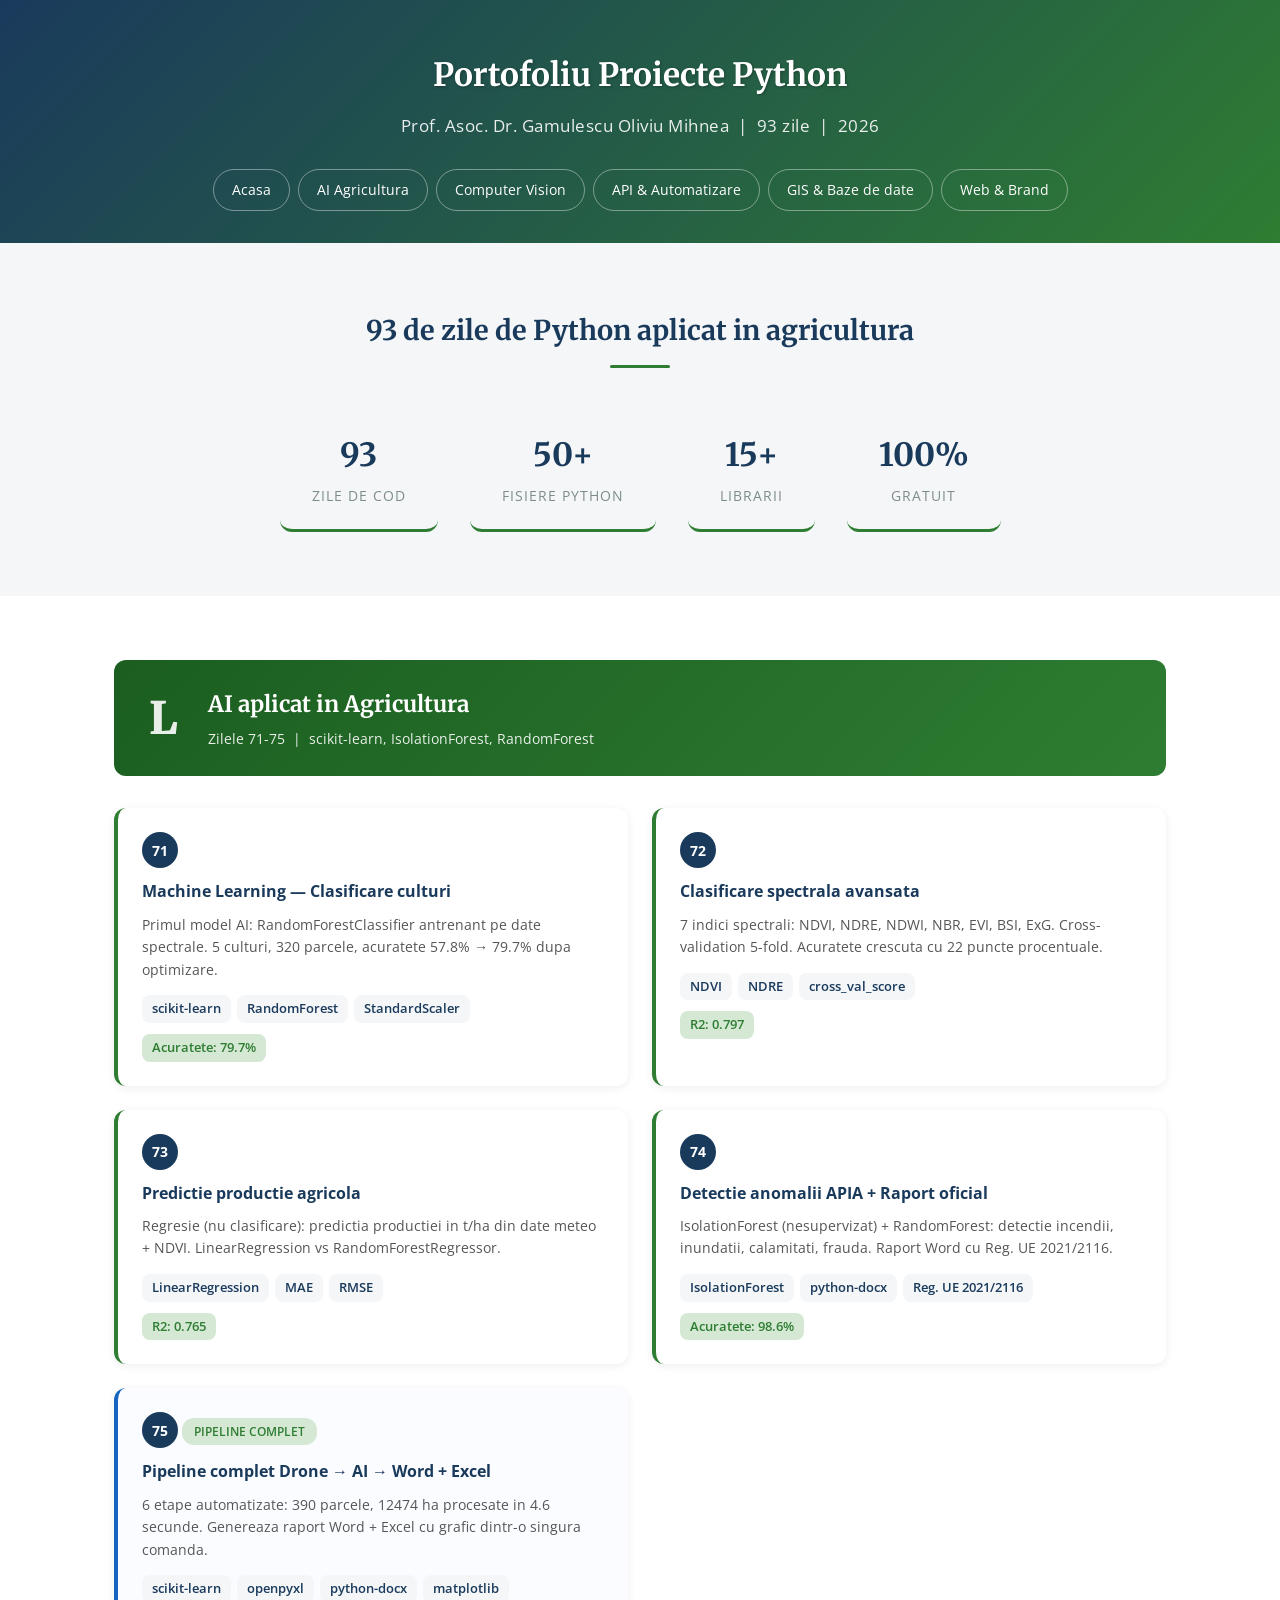
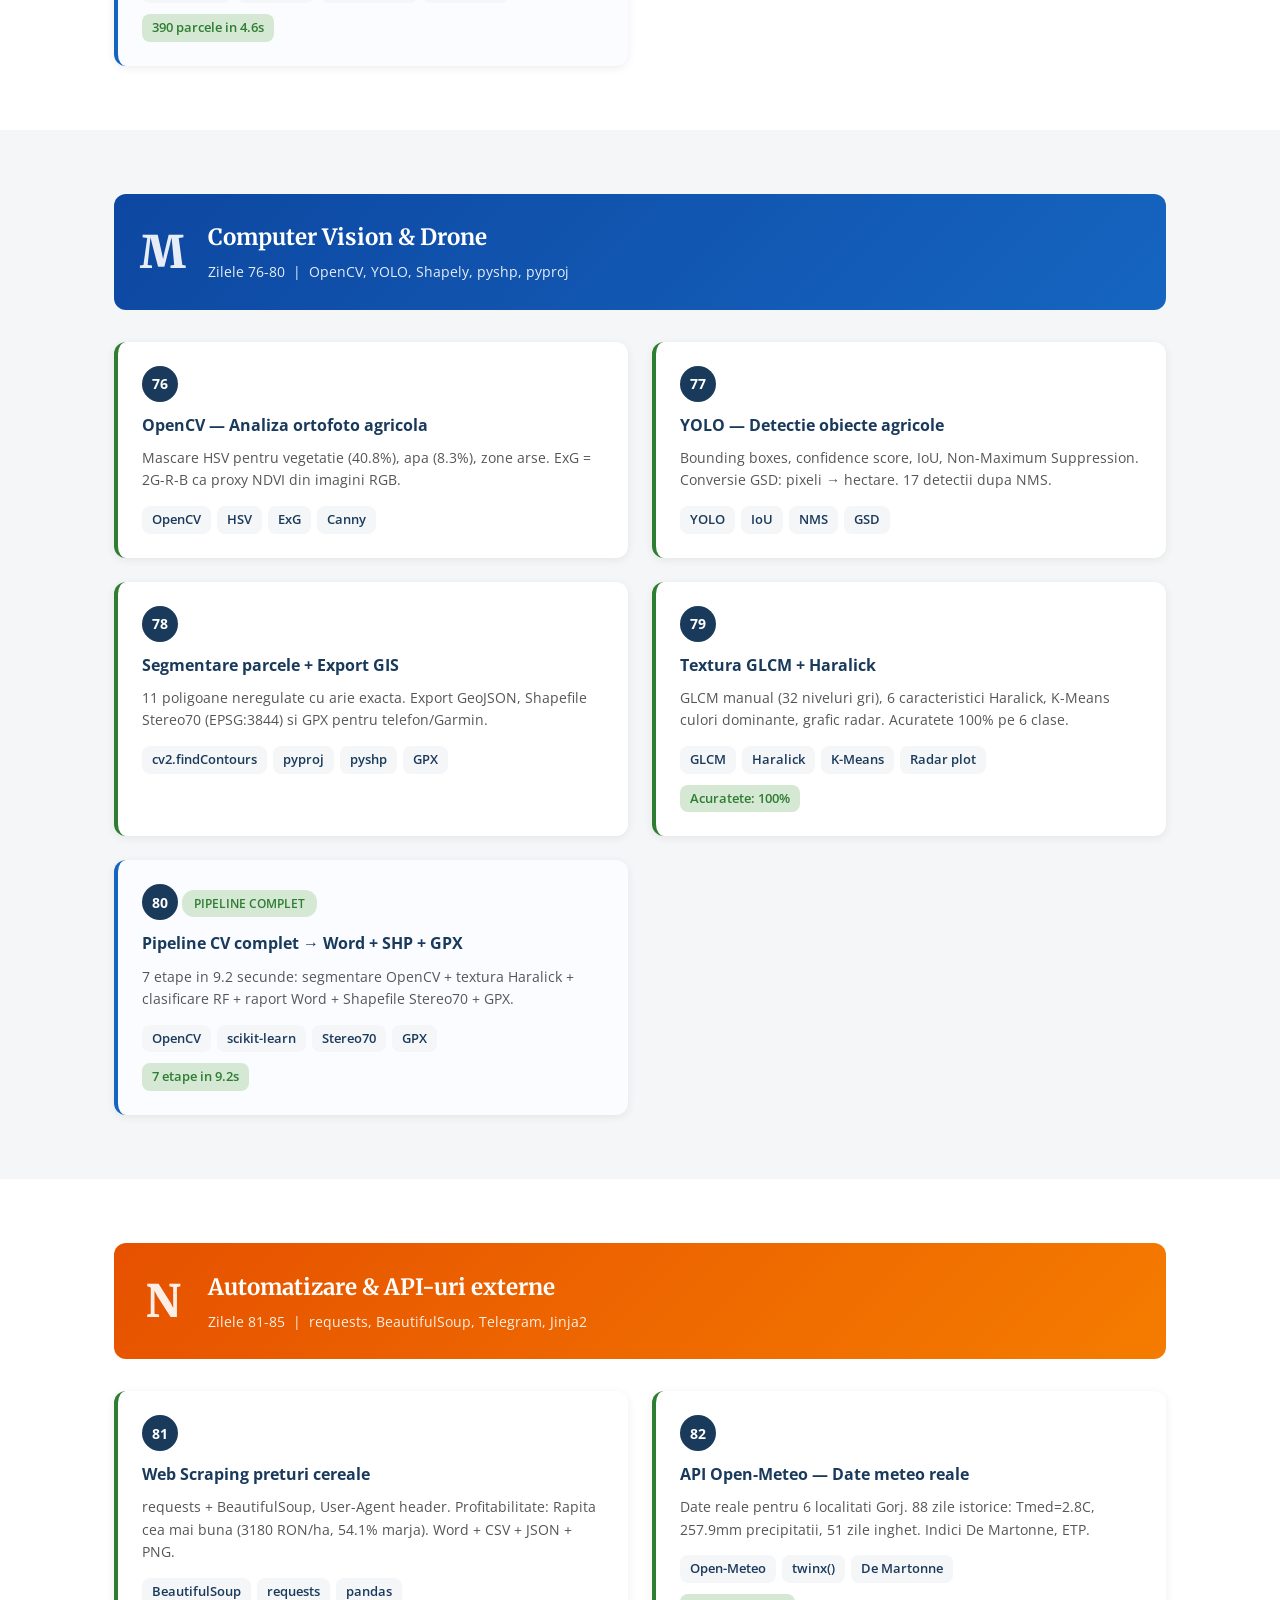
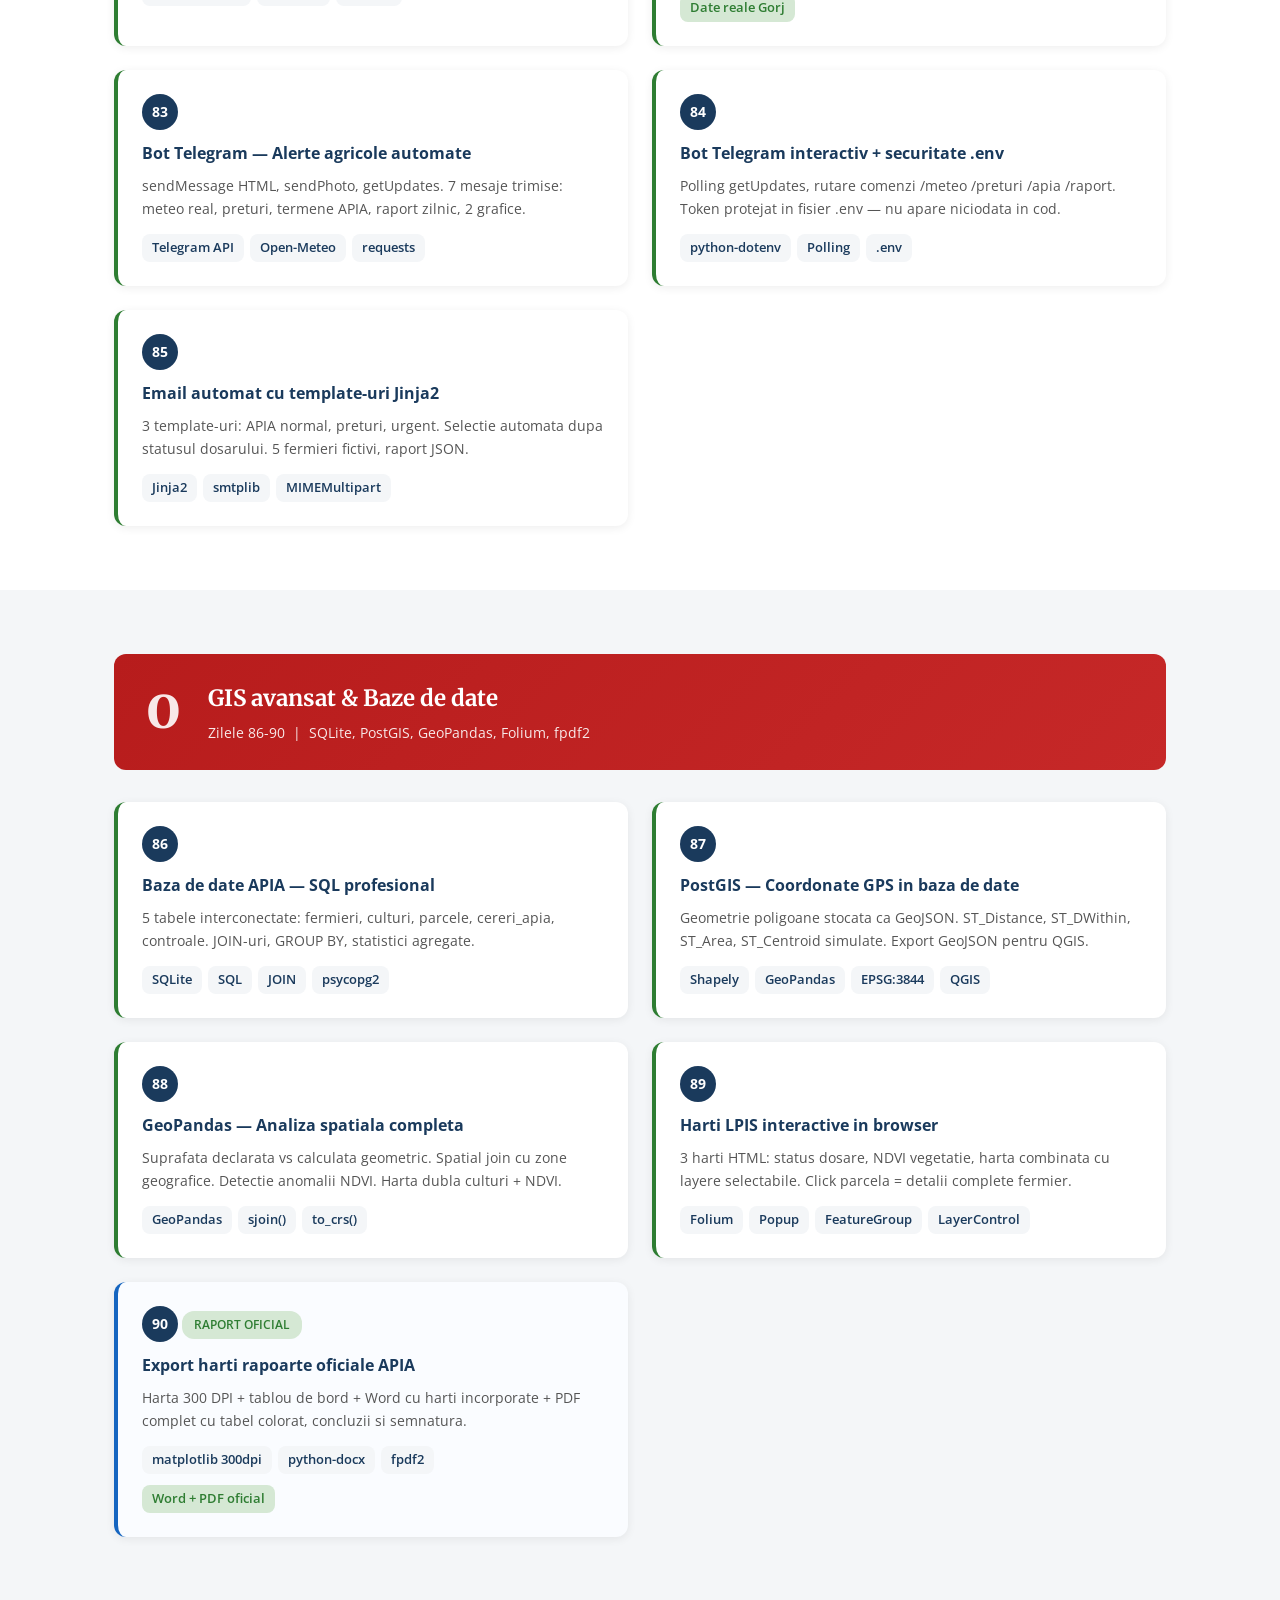
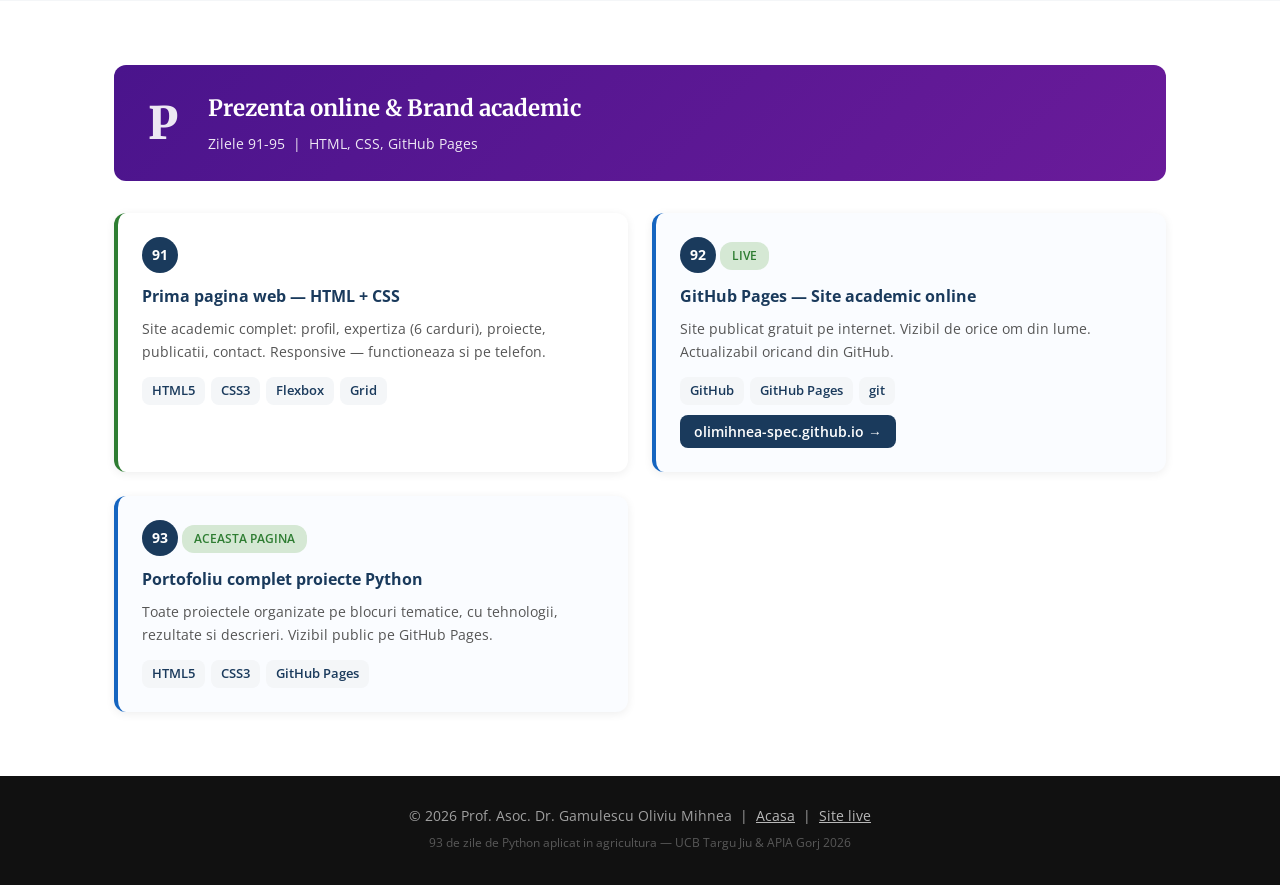
<file: portofoliu.html>
<!DOCTYPE html>
<html lang="ro">
<head>
    <meta charset="UTF-8">
    <meta name="viewport" content="width=device-width, initial-scale=1.0">
    <meta name="description" content="Portofoliu proiecte Python — Prof. Asoc. Dr. Gamulescu Oliviu Mihnea">
    <title>Portofoliu Python — Gamulescu Oliviu Mihnea</title>
    <link rel="stylesheet" href="ziua91_stil.css">
    <link rel="stylesheet" href="portofoliu_stil.css">
    <link href="https://fonts.googleapis.com/css2?family=Merriweather:wght@400;700&family=Open+Sans:wght@400;600&display=swap" rel="stylesheet">
</head>
<body>

    <header class="header">
        <div class="container">
            <h1 class="nume-principal">Portofoliu Proiecte Python</h1>
            <p class="subtitlu">Prof. Asoc. Dr. Gamulescu Oliviu Mihnea &nbsp;|&nbsp; 93 zile &nbsp;|&nbsp; 2026</p>
            <nav class="navigare">
                <a href="index.html">Acasa</a>
                <a href="#bloc-l">AI Agricultura</a>
                <a href="#bloc-m">Computer Vision</a>
                <a href="#bloc-n">API & Automatizare</a>
                <a href="#bloc-o">GIS & Baze de date</a>
                <a href="#bloc-p">Web & Brand</a>
            </nav>
        </div>
    </header>

    <!-- STATISTICI GENERALE -->
    <section class="sectiune sectiune-gri">
        <div class="container">
            <h2 class="titlu-sectiune">93 de zile de Python aplicat in agricultura</h2>
            <div class="cifre-cheie">
                <div class="cifra">
                    <span class="numar">93</span>
                    <span class="eticheta">Zile de cod</span>
                </div>
                <div class="cifra">
                    <span class="numar">50+</span>
                    <span class="eticheta">Fisiere Python</span>
                </div>
                <div class="cifra">
                    <span class="numar">15+</span>
                    <span class="eticheta">Librarii</span>
                </div>
                <div class="cifra">
                    <span class="numar">100%</span>
                    <span class="eticheta">Gratuit</span>
                </div>
            </div>
        </div>
    </section>

    <!-- BLOC L — AI Agricultura -->
    <section id="bloc-l" class="sectiune sectiune-alba">
        <div class="container">
            <div class="bloc-header bloc-verde">
                <span class="bloc-litera">L</span>
                <div>
                    <h2>AI aplicat in Agricultura</h2>
                    <p>Zilele 71-75 &nbsp;|&nbsp; scikit-learn, IsolationForest, RandomForest</p>
                </div>
            </div>

            <div class="grid-2">
                <div class="proiect-card">
                    <div class="proiect-nr">71</div>
                    <h3>Machine Learning — Clasificare culturi</h3>
                    <p>Primul model AI: RandomForestClassifier antrenant pe date spectrale.
                    5 culturi, 320 parcele, acuratete 57.8% → 79.7% dupa optimizare.</p>
                    <div class="tehnologii">
                        <span>scikit-learn</span><span>RandomForest</span><span>StandardScaler</span>
                    </div>
                    <div class="indicatori">
                        <span class="ind-bun">Acuratete: 79.7%</span>
                    </div>
                </div>

                <div class="proiect-card">
                    <div class="proiect-nr">72</div>
                    <h3>Clasificare spectrala avansata</h3>
                    <p>7 indici spectrali: NDVI, NDRE, NDWI, NBR, EVI, BSI, ExG.
                    Cross-validation 5-fold. Acuratete crescuta cu 22 puncte procentuale.</p>
                    <div class="tehnologii">
                        <span>NDVI</span><span>NDRE</span><span>cross_val_score</span>
                    </div>
                    <div class="indicatori">
                        <span class="ind-bun">R2: 0.797</span>
                    </div>
                </div>

                <div class="proiect-card">
                    <div class="proiect-nr">73</div>
                    <h3>Predictie productie agricola</h3>
                    <p>Regresie (nu clasificare): predictia productiei in t/ha din date
                    meteo + NDVI. LinearRegression vs RandomForestRegressor.</p>
                    <div class="tehnologii">
                        <span>LinearRegression</span><span>MAE</span><span>RMSE</span>
                    </div>
                    <div class="indicatori">
                        <span class="ind-bun">R2: 0.765</span>
                    </div>
                </div>

                <div class="proiect-card">
                    <div class="proiect-nr">74</div>
                    <h3>Detectie anomalii APIA + Raport oficial</h3>
                    <p>IsolationForest (nesupervizat) + RandomForest: detectie incendii,
                    inundatii, calamitati, frauda. Raport Word cu Reg. UE 2021/2116.</p>
                    <div class="tehnologii">
                        <span>IsolationForest</span><span>python-docx</span><span>Reg. UE 2021/2116</span>
                    </div>
                    <div class="indicatori">
                        <span class="ind-bun">Acuratete: 98.6%</span>
                    </div>
                </div>

                <div class="proiect-card proiect-featured">
                    <div class="proiect-nr">75</div>
                    <span class="badge badge-verde">Pipeline complet</span>
                    <h3>Pipeline complet Drone → AI → Word + Excel</h3>
                    <p>6 etape automatizate: 390 parcele, 12474 ha procesate in 4.6 secunde.
                    Genereaza raport Word + Excel cu grafic dintr-o singura comanda.</p>
                    <div class="tehnologii">
                        <span>scikit-learn</span><span>openpyxl</span><span>python-docx</span><span>matplotlib</span>
                    </div>
                    <div class="indicatori">
                        <span class="ind-bun">390 parcele in 4.6s</span>
                    </div>
                </div>
            </div>
        </div>
    </section>

    <!-- BLOC M — Computer Vision -->
    <section id="bloc-m" class="sectiune sectiune-gri">
        <div class="container">
            <div class="bloc-header bloc-albastru">
                <span class="bloc-litera">M</span>
                <div>
                    <h2>Computer Vision &amp; Drone</h2>
                    <p>Zilele 76-80 &nbsp;|&nbsp; OpenCV, YOLO, Shapely, pyshp, pyproj</p>
                </div>
            </div>

            <div class="grid-2">
                <div class="proiect-card">
                    <div class="proiect-nr">76</div>
                    <h3>OpenCV — Analiza ortofoto agricola</h3>
                    <p>Mascare HSV pentru vegetatie (40.8%), apa (8.3%), zone arse.
                    ExG = 2G-R-B ca proxy NDVI din imagini RGB.</p>
                    <div class="tehnologii">
                        <span>OpenCV</span><span>HSV</span><span>ExG</span><span>Canny</span>
                    </div>
                </div>

                <div class="proiect-card">
                    <div class="proiect-nr">77</div>
                    <h3>YOLO — Detectie obiecte agricole</h3>
                    <p>Bounding boxes, confidence score, IoU, Non-Maximum Suppression.
                    Conversie GSD: pixeli → hectare. 17 detectii dupa NMS.</p>
                    <div class="tehnologii">
                        <span>YOLO</span><span>IoU</span><span>NMS</span><span>GSD</span>
                    </div>
                </div>

                <div class="proiect-card">
                    <div class="proiect-nr">78</div>
                    <h3>Segmentare parcele + Export GIS</h3>
                    <p>11 poligoane neregulate cu arie exacta. Export GeoJSON, Shapefile
                    Stereo70 (EPSG:3844) si GPX pentru telefon/Garmin.</p>
                    <div class="tehnologii">
                        <span>cv2.findContours</span><span>pyproj</span><span>pyshp</span><span>GPX</span>
                    </div>
                </div>

                <div class="proiect-card">
                    <div class="proiect-nr">79</div>
                    <h3>Textura GLCM + Haralick</h3>
                    <p>GLCM manual (32 niveluri gri), 6 caracteristici Haralick, K-Means
                    culori dominante, grafic radar. Acuratete 100% pe 6 clase.</p>
                    <div class="tehnologii">
                        <span>GLCM</span><span>Haralick</span><span>K-Means</span><span>Radar plot</span>
                    </div>
                    <div class="indicatori">
                        <span class="ind-bun">Acuratete: 100%</span>
                    </div>
                </div>

                <div class="proiect-card proiect-featured">
                    <div class="proiect-nr">80</div>
                    <span class="badge badge-verde">Pipeline complet</span>
                    <h3>Pipeline CV complet → Word + SHP + GPX</h3>
                    <p>7 etape in 9.2 secunde: segmentare OpenCV + textura Haralick +
                    clasificare RF + raport Word + Shapefile Stereo70 + GPX.</p>
                    <div class="tehnologii">
                        <span>OpenCV</span><span>scikit-learn</span><span>Stereo70</span><span>GPX</span>
                    </div>
                    <div class="indicatori">
                        <span class="ind-bun">7 etape in 9.2s</span>
                    </div>
                </div>
            </div>
        </div>
    </section>

    <!-- BLOC N — API & Automatizare -->
    <section id="bloc-n" class="sectiune sectiune-alba">
        <div class="container">
            <div class="bloc-header bloc-portocaliu">
                <span class="bloc-litera">N</span>
                <div>
                    <h2>Automatizare &amp; API-uri externe</h2>
                    <p>Zilele 81-85 &nbsp;|&nbsp; requests, BeautifulSoup, Telegram, Jinja2</p>
                </div>
            </div>

            <div class="grid-2">
                <div class="proiect-card">
                    <div class="proiect-nr">81</div>
                    <h3>Web Scraping preturi cereale</h3>
                    <p>requests + BeautifulSoup, User-Agent header. Profitabilitate:
                    Rapita cea mai buna (3180 RON/ha, 54.1% marja). Word + CSV + JSON + PNG.</p>
                    <div class="tehnologii">
                        <span>BeautifulSoup</span><span>requests</span><span>pandas</span>
                    </div>
                </div>

                <div class="proiect-card">
                    <div class="proiect-nr">82</div>
                    <h3>API Open-Meteo — Date meteo reale</h3>
                    <p>Date reale pentru 6 localitati Gorj. 88 zile istorice: Tmed=2.8C,
                    257.9mm precipitatii, 51 zile inghet. Indici De Martonne, ETP.</p>
                    <div class="tehnologii">
                        <span>Open-Meteo</span><span>twinx()</span><span>De Martonne</span>
                    </div>
                    <div class="indicatori">
                        <span class="ind-bun">Date reale Gorj</span>
                    </div>
                </div>

                <div class="proiect-card">
                    <div class="proiect-nr">83</div>
                    <h3>Bot Telegram — Alerte agricole automate</h3>
                    <p>sendMessage HTML, sendPhoto, getUpdates. 7 mesaje trimise:
                    meteo real, preturi, termene APIA, raport zilnic, 2 grafice.</p>
                    <div class="tehnologii">
                        <span>Telegram API</span><span>Open-Meteo</span><span>requests</span>
                    </div>
                </div>

                <div class="proiect-card">
                    <div class="proiect-nr">84</div>
                    <h3>Bot Telegram interactiv + securitate .env</h3>
                    <p>Polling getUpdates, rutare comenzi /meteo /preturi /apia /raport.
                    Token protejat in fisier .env — nu apare niciodata in cod.</p>
                    <div class="tehnologii">
                        <span>python-dotenv</span><span>Polling</span><span>.env</span>
                    </div>
                </div>

                <div class="proiect-card">
                    <div class="proiect-nr">85</div>
                    <h3>Email automat cu template-uri Jinja2</h3>
                    <p>3 template-uri: APIA normal, preturi, urgent. Selectie automata
                    dupa statusul dosarului. 5 fermieri fictivi, raport JSON.</p>
                    <div class="tehnologii">
                        <span>Jinja2</span><span>smtplib</span><span>MIMEMultipart</span>
                    </div>
                </div>
            </div>
        </div>
    </section>

    <!-- BLOC O — GIS & Baze de date -->
    <section id="bloc-o" class="sectiune sectiune-gri">
        <div class="container">
            <div class="bloc-header bloc-rosu">
                <span class="bloc-litera">O</span>
                <div>
                    <h2>GIS avansat &amp; Baze de date</h2>
                    <p>Zilele 86-90 &nbsp;|&nbsp; SQLite, PostGIS, GeoPandas, Folium, fpdf2</p>
                </div>
            </div>

            <div class="grid-2">
                <div class="proiect-card">
                    <div class="proiect-nr">86</div>
                    <h3>Baza de date APIA — SQL profesional</h3>
                    <p>5 tabele interconectate: fermieri, culturi, parcele, cereri_apia,
                    controale. JOIN-uri, GROUP BY, statistici agregate.</p>
                    <div class="tehnologii">
                        <span>SQLite</span><span>SQL</span><span>JOIN</span><span>psycopg2</span>
                    </div>
                </div>

                <div class="proiect-card">
                    <div class="proiect-nr">87</div>
                    <h3>PostGIS — Coordonate GPS in baza de date</h3>
                    <p>Geometrie poligoane stocata ca GeoJSON. ST_Distance, ST_DWithin,
                    ST_Area, ST_Centroid simulate. Export GeoJSON pentru QGIS.</p>
                    <div class="tehnologii">
                        <span>Shapely</span><span>GeoPandas</span><span>EPSG:3844</span><span>QGIS</span>
                    </div>
                </div>

                <div class="proiect-card">
                    <div class="proiect-nr">88</div>
                    <h3>GeoPandas — Analiza spatiala completa</h3>
                    <p>Suprafata declarata vs calculata geometric. Spatial join cu zone
                    geografice. Detectie anomalii NDVI. Harta dubla culturi + NDVI.</p>
                    <div class="tehnologii">
                        <span>GeoPandas</span><span>sjoin()</span><span>to_crs()</span>
                    </div>
                </div>

                <div class="proiect-card">
                    <div class="proiect-nr">89</div>
                    <h3>Harti LPIS interactive in browser</h3>
                    <p>3 harti HTML: status dosare, NDVI vegetatie, harta combinata cu
                    layere selectabile. Click parcela = detalii complete fermier.</p>
                    <div class="tehnologii">
                        <span>Folium</span><span>Popup</span><span>FeatureGroup</span><span>LayerControl</span>
                    </div>
                </div>

                <div class="proiect-card proiect-featured">
                    <div class="proiect-nr">90</div>
                    <span class="badge badge-verde">Raport oficial</span>
                    <h3>Export harti rapoarte oficiale APIA</h3>
                    <p>Harta 300 DPI + tablou de bord + Word cu harti incorporate +
                    PDF complet cu tabel colorat, concluzii si semnatura.</p>
                    <div class="tehnologii">
                        <span>matplotlib 300dpi</span><span>python-docx</span><span>fpdf2</span>
                    </div>
                    <div class="indicatori">
                        <span class="ind-bun">Word + PDF oficial</span>
                    </div>
                </div>
            </div>
        </div>
    </section>

    <!-- BLOC P — Web & Brand -->
    <section id="bloc-p" class="sectiune sectiune-alba">
        <div class="container">
            <div class="bloc-header bloc-mov">
                <span class="bloc-litera">P</span>
                <div>
                    <h2>Prezenta online &amp; Brand academic</h2>
                    <p>Zilele 91-95 &nbsp;|&nbsp; HTML, CSS, GitHub Pages</p>
                </div>
            </div>

            <div class="grid-2">
                <div class="proiect-card">
                    <div class="proiect-nr">91</div>
                    <h3>Prima pagina web — HTML + CSS</h3>
                    <p>Site academic complet: profil, expertiza (6 carduri), proiecte,
                    publicatii, contact. Responsive — functioneaza si pe telefon.</p>
                    <div class="tehnologii">
                        <span>HTML5</span><span>CSS3</span><span>Flexbox</span><span>Grid</span>
                    </div>
                </div>

                <div class="proiect-card proiect-featured">
                    <div class="proiect-nr">92</div>
                    <span class="badge badge-verde">LIVE</span>
                    <h3>GitHub Pages — Site academic online</h3>
                    <p>Site publicat gratuit pe internet. Vizibil de orice om din lume.
                    Actualizabil oricand din GitHub.</p>
                    <div class="tehnologii">
                        <span>GitHub</span><span>GitHub Pages</span><span>git</span>
                    </div>
                    <div class="indicatori">
                        <a href="https://olimihnea-spec.github.io" target="_blank" class="link-site">
                            olimihnea-spec.github.io →
                        </a>
                    </div>
                </div>

                <div class="proiect-card proiect-featured">
                    <div class="proiect-nr">93</div>
                    <span class="badge badge-verde">Aceasta pagina</span>
                    <h3>Portofoliu complet proiecte Python</h3>
                    <p>Toate proiectele organizate pe blocuri tematice, cu tehnologii,
                    rezultate si descrieri. Vizibil public pe GitHub Pages.</p>
                    <div class="tehnologii">
                        <span>HTML5</span><span>CSS3</span><span>GitHub Pages</span>
                    </div>
                </div>
            </div>
        </div>
    </section>

    <!-- FOOTER -->
    <footer class="footer">
        <div class="container">
            <p>
                &copy; 2026 Prof. Asoc. Dr. Gamulescu Oliviu Mihnea &nbsp;|&nbsp;
                <a href="index.html" style="color:rgba(255,255,255,0.7)">Acasa</a> &nbsp;|&nbsp;
                <a href="https://olimihnea-spec.github.io" style="color:rgba(255,255,255,0.7)">Site live</a>
            </p>
            <p class="footer-mic">93 de zile de Python aplicat in agricultura — UCB Targu Jiu &amp; APIA Gorj 2026</p>
        </div>
    </footer>

</body>
</html>
</file>
<file: ziua91_stil.css>
/*
   ziua91_stil.css
   CSS = cum arata pagina (culori, fonturi, spatiere, layout)
   Autor: Prof. Asoc. Dr. Gamulescu Oliviu Mihnea — Ziua 91
*/

/* ============================================================
   RESET SI BAZA
   Fiecare browser are stiluri implicite diferite.
   Reset = pornim de la zero, uniform.
   ============================================================ */
* {
    margin: 0;
    padding: 0;
    box-sizing: border-box;   /* latimea include padding si border */
}

body {
    font-family: 'Open Sans', Arial, sans-serif;
    font-size: 16px;
    color: #2c3e50;           /* gri inchis — mai bland decat negru pur */
    line-height: 1.7;         /* spatiu intre randuri */
    background-color: #ffffff;
}

/* ============================================================
   CONTAINER — limiteaza latimea pe ecrane mari
   ============================================================ */
.container {
    max-width: 1100px;        /* nu mai lat de 1100px */
    margin: 0 auto;           /* centrat pe pagina */
    padding: 0 24px;          /* spatiu lateral pe mobil */
}

/* ============================================================
   HEADER — bara de sus
   ============================================================ */
.header {
    background: linear-gradient(135deg, #1a3a5c 0%, #2e7d32 100%);
    color: white;
    padding: 48px 0 32px;
    text-align: center;
}

.nume-principal {
    font-family: 'Merriweather', serif;
    font-size: 2rem;           /* 2 x 16px = 32px */
    font-weight: 700;
    margin-bottom: 10px;
    text-shadow: 1px 1px 3px rgba(0,0,0,0.3);
}

.subtitlu {
    font-size: 1.05rem;
    opacity: 0.9;
    margin-bottom: 28px;
    letter-spacing: 0.5px;
}

/* Bara de navigare */
.navigare {
    display: flex;
    justify-content: center;
    gap: 8px;
    flex-wrap: wrap;           /* pe mobil trece pe rand nou */
}

.navigare a {
    color: white;
    text-decoration: none;     /* fara subliniere */
    padding: 8px 18px;
    border: 1px solid rgba(255,255,255,0.4);
    border-radius: 24px;       /* colturi rotunde */
    font-size: 0.9rem;
    transition: all 0.25s;     /* animatie la hover */
}

.navigare a:hover {
    background: rgba(255,255,255,0.2);
    border-color: white;
}

/* ============================================================
   SECTIUNI GENERALE
   ============================================================ */
.sectiune {
    padding: 64px 0;
}

.sectiune-alba { background-color: #ffffff; }
.sectiune-gri  { background-color: #f4f6f8; }
.sectiune-inchisa { background-color: #1a3a5c; color: white; }

.titlu-sectiune {
    font-family: 'Merriweather', serif;
    font-size: 1.7rem;
    color: #1a3a5c;
    text-align: center;
    margin-bottom: 40px;
    position: relative;
    padding-bottom: 14px;
}

/* Linia decorativa sub titlu */
.titlu-sectiune::after {
    content: "";
    position: absolute;
    bottom: 0;
    left: 50%;
    transform: translateX(-50%);
    width: 60px;
    height: 3px;
    background: #2e7d32;       /* verde APIA */
    border-radius: 2px;
}

.titlu-alb { color: white; }
.titlu-alb::after { background: rgba(255,255,255,0.6); }

.subtitlu-sectiune {
    text-align: center;
    color: #7f8c8d;
    margin-top: -28px;
    margin-bottom: 36px;
    font-size: 0.95rem;
}

/* ============================================================
   CARD PROFIL — sectiunea Despre
   ============================================================ */
.card-profil {
    display: flex;
    gap: 32px;
    align-items: flex-start;
    margin-bottom: 48px;
}

.avatar {
    min-width: 100px;
    height: 100px;
    border-radius: 50%;        /* cerc */
    background: linear-gradient(135deg, #1a3a5c, #2e7d32);
    color: white;
    font-size: 1.5rem;
    font-weight: 700;
    display: flex;
    align-items: center;
    justify-content: center;
    flex-shrink: 0;            /* nu se micsoreaza */
    box-shadow: 0 4px 12px rgba(0,0,0,0.15);
}

.text-profil p {
    margin-bottom: 12px;
    font-size: 1.05rem;
}

/* Cifre cheie */
.cifre-cheie {
    display: flex;
    justify-content: center;
    gap: 32px;
    flex-wrap: wrap;
    margin-top: 16px;
}

.cifra {
    text-align: center;
    background: #f4f6f8;
    border-radius: 12px;
    padding: 20px 32px;
    min-width: 120px;
    border-bottom: 3px solid #2e7d32;
}

.numar {
    display: block;
    font-size: 2rem;
    font-weight: 700;
    color: #1a3a5c;
    font-family: 'Merriweather', serif;
}

.eticheta {
    font-size: 0.85rem;
    color: #7f8c8d;
    text-transform: uppercase;
    letter-spacing: 1px;
}

/* ============================================================
   GRID — layout pe coloane
   ============================================================ */
.grid-3 {
    display: grid;
    grid-template-columns: repeat(3, 1fr);   /* 3 coloane egale */
    gap: 24px;
}

.grid-2 {
    display: grid;
    grid-template-columns: repeat(2, 1fr);   /* 2 coloane egale */
    gap: 24px;
}

/* Pe ecrane mici — 1 coloana */
@media (max-width: 768px) {
    .grid-3 { grid-template-columns: 1fr; }
    .grid-2 { grid-template-columns: 1fr; }
    .card-profil { flex-direction: column; align-items: center; }
    .nume-principal { font-size: 1.4rem; }
}

/* ============================================================
   CARD — cutia alba cu umbre
   ============================================================ */
.card {
    background: white;
    border-radius: 12px;
    padding: 28px 24px;
    box-shadow: 0 2px 12px rgba(0,0,0,0.07);
    border-top: 4px solid #2e7d32;
    transition: transform 0.2s, box-shadow 0.2s;
}

.card:hover {
    transform: translateY(-4px);    /* se ridica la hover */
    box-shadow: 0 8px 24px rgba(0,0,0,0.12);
}

.card-icon {
    font-size: 2.2rem;
    margin-bottom: 12px;
}

.card h3 {
    color: #1a3a5c;
    font-size: 1.1rem;
    margin-bottom: 12px;
    font-weight: 700;
}

.card ul {
    list-style: none;
    padding: 0;
}

.card ul li {
    padding: 4px 0;
    font-size: 0.9rem;
    color: #555;
    padding-left: 16px;
    position: relative;
}

.card ul li::before {
    content: "›";
    position: absolute;
    left: 0;
    color: #2e7d32;
    font-weight: bold;
}

/* ============================================================
   PROIECTE
   ============================================================ */
.proiect {
    background: white;
    border-radius: 12px;
    padding: 28px;
    box-shadow: 0 2px 12px rgba(0,0,0,0.07);
    position: relative;
}

.proiect h3 {
    color: #1a3a5c;
    font-size: 1.05rem;
    margin: 12px 0 8px;
    font-weight: 700;
}

.proiect p {
    font-size: 0.92rem;
    color: #555;
    margin-bottom: 16px;
}

.badge {
    display: inline-block;
    padding: 3px 12px;
    border-radius: 12px;
    font-size: 0.78rem;
    font-weight: 600;
    text-transform: uppercase;
}

.badge-verde { background: #d5e8d4; color: #2e7d32; }
.badge-albastru { background: #dae8fc; color: #1a3a5c; }

.tehnologii {
    display: flex;
    flex-wrap: wrap;
    gap: 6px;
}

.tehnologii span {
    background: #f4f6f8;
    color: #1a3a5c;
    padding: 3px 10px;
    border-radius: 8px;
    font-size: 0.8rem;
    font-weight: 600;
}

/* ============================================================
   PUBLICATII
   ============================================================ */
.publicatie {
    display: flex;
    gap: 20px;
    align-items: flex-start;
    padding: 20px;
    background: white;
    border-radius: 10px;
    margin-bottom: 16px;
    box-shadow: 0 1px 6px rgba(0,0,0,0.06);
    border-left: 4px solid #2e7d32;
}

.an-pub {
    min-width: 50px;
    font-weight: 700;
    color: #2e7d32;
    font-size: 1rem;
    padding-top: 2px;
}

.text-pub {
    font-size: 0.95rem;
    color: #444;
    line-height: 1.6;
}

/* ============================================================
   CONTACT
   ============================================================ */
.grid-contact {
    display: flex;
    justify-content: center;
    gap: 48px;
    flex-wrap: wrap;
    margin-top: 16px;
}

.item-contact {
    display: flex;
    align-items: center;
    gap: 16px;
    color: rgba(255,255,255,0.9);
    font-size: 0.95rem;
}

.icon-contact {
    font-size: 2rem;
    opacity: 0.9;
}

/* ============================================================
   FOOTER
   ============================================================ */
.footer {
    background: #111;
    color: rgba(255,255,255,0.6);
    text-align: center;
    padding: 28px 0;
    font-size: 0.88rem;
}

.footer p { margin-bottom: 4px; }

.footer-mic {
    font-size: 0.78rem;
    opacity: 0.5;
}
</file>
<file: portofoliu_stil.css>
/*
   portofoliu_stil.css
   Stiluri suplimentare pentru pagina de portofoliu
*/

/* Header bloc tematic */
.bloc-header {
    display: flex;
    align-items: center;
    gap: 20px;
    padding: 20px 24px;
    border-radius: 12px;
    margin-bottom: 32px;
    color: white;
}

.bloc-header h2 {
    font-size: 1.4rem;
    font-family: 'Merriweather', serif;
    margin-bottom: 4px;
    color: white;
}

.bloc-header p {
    font-size: 0.9rem;
    opacity: 0.9;
}

.bloc-litera {
    font-size: 2.8rem;
    font-weight: 900;
    font-family: 'Merriweather', serif;
    opacity: 0.9;
    min-width: 50px;
    text-align: center;
}

.bloc-verde     { background: linear-gradient(135deg, #1b5e20, #2e7d32); }
.bloc-albastru  { background: linear-gradient(135deg, #0d47a1, #1565c0); }
.bloc-portocaliu{ background: linear-gradient(135deg, #e65100, #f57c00); }
.bloc-rosu      { background: linear-gradient(135deg, #b71c1c, #c62828); }
.bloc-mov       { background: linear-gradient(135deg, #4a148c, #6a1b9a); }

/* Card proiect */
.proiect-card {
    background: white;
    border-radius: 12px;
    padding: 24px;
    box-shadow: 0 2px 10px rgba(0,0,0,0.07);
    border-left: 4px solid #2e7d32;
    position: relative;
    transition: transform 0.2s, box-shadow 0.2s;
}

.proiect-card:hover {
    transform: translateY(-3px);
    box-shadow: 0 8px 24px rgba(0,0,0,0.12);
}

.proiect-featured {
    border-left-color: #1565c0;
    background: #fafcff;
}

.proiect-nr {
    display: inline-flex;
    align-items: center;
    justify-content: center;
    width: 36px;
    height: 36px;
    background: #1a3a5c;
    color: white;
    border-radius: 50%;
    font-size: 0.85rem;
    font-weight: 700;
    margin-bottom: 10px;
}

.proiect-card h3 {
    font-size: 1rem;
    color: #1a3a5c;
    font-weight: 700;
    margin-bottom: 8px;
}

.proiect-card p {
    font-size: 0.88rem;
    color: #555;
    line-height: 1.6;
    margin-bottom: 14px;
}

/* Indicatori rezultate */
.indicatori {
    margin-top: 10px;
}

.ind-bun {
    display: inline-block;
    background: #d5e8d4;
    color: #2e7d32;
    padding: 3px 10px;
    border-radius: 8px;
    font-size: 0.8rem;
    font-weight: 600;
}

/* Link site live */
.link-site {
    display: inline-block;
    background: #1a3a5c;
    color: white;
    padding: 5px 14px;
    border-radius: 8px;
    font-size: 0.85rem;
    font-weight: 600;
    text-decoration: none;
    transition: background 0.2s;
}

.link-site:hover {
    background: #2e7d32;
}

/* Titlu sectiune fara linie verde (pentru blocuri cu header colorat) */
.titlu-sectiune-mic {
    font-size: 1.1rem;
    color: #1a3a5c;
    margin-bottom: 20px;
    font-weight: 700;
}
</file>
